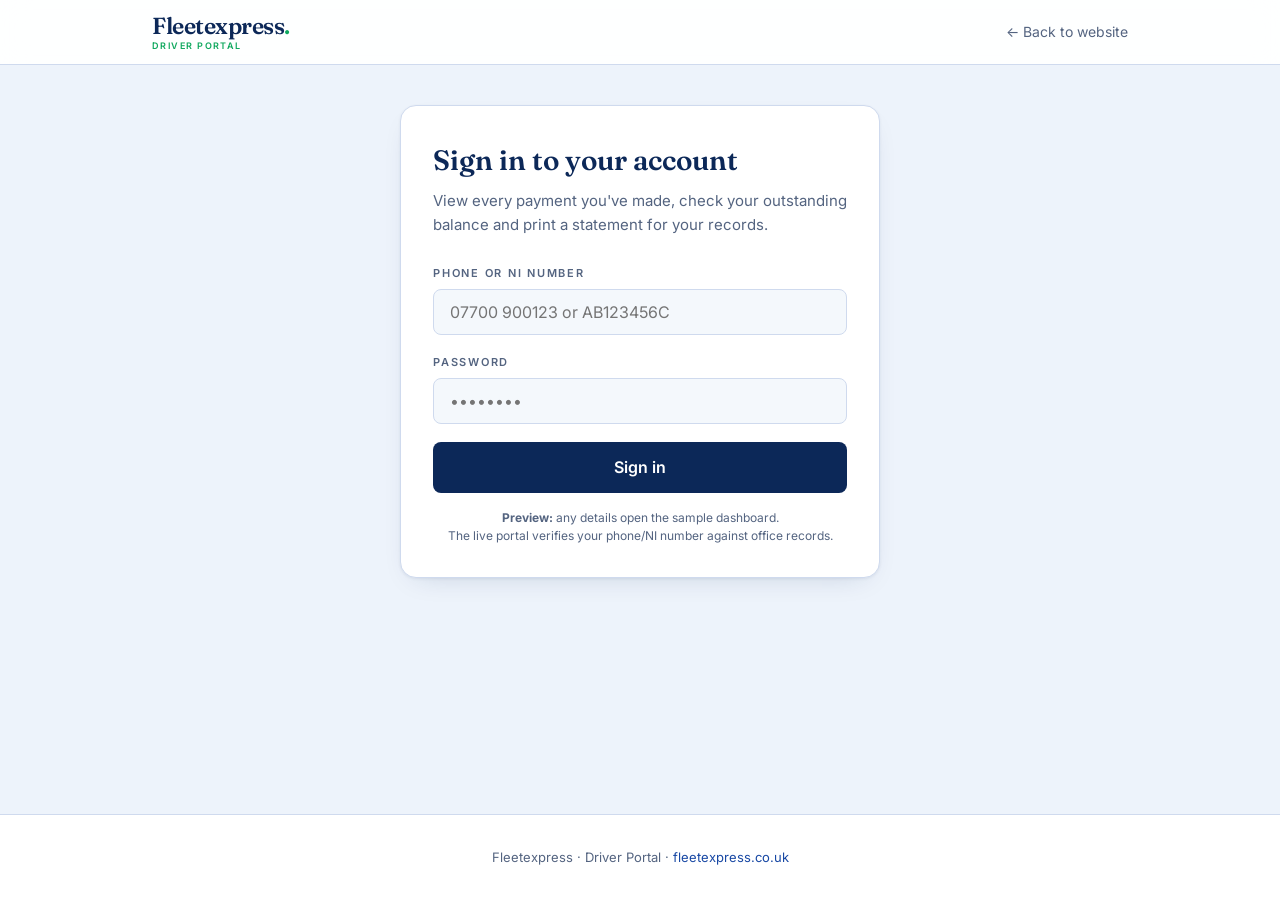
<file: portal/index.html>
<!DOCTYPE html>
<!-- =========================================================================
     Fleetexpress Driver Portal — STATIC CLIENT DEMO
     A self-contained, browser-only preview of the driver portal: login screen
     → dashboard with sample data. Runs anywhere (GitHub Pages, file://) with NO
     server and NO database — purely for showing the client what the portal
     looks like. The real, data-driven portal is the Flask app in /driver_portal.
========================================================================== -->
<html lang="en-GB">
<head>
<meta charset="UTF-8">
<meta name="viewport" content="width=device-width, initial-scale=1.0">
<title>Fleetexpress — Driver Portal (Preview)</title>
<link rel="preconnect" href="https://fonts.googleapis.com">
<link rel="preconnect" href="https://fonts.gstatic.com" crossorigin>
<link href="https://fonts.googleapis.com/css2?family=Inter:wght@400;500;600;700&family=Fraunces:opsz,wght@9..144,400;9..144,500;9..144,600;9..144,700&display=swap" rel="stylesheet">
<style>
:root{
  --navy:#0C2858;--navy-deep:#081E44;--royal:#1848A4;--accent:#0FA85E;--accent-hov:#0C9152;
  --accent-soft:#E0F5EC;--paper:#fff;--ice:#EDF3FB;--ice2:#DDE8F6;--line:#CFDAEE;
  --slate:#2B3A55;--muted:#546480;--danger:#C0392B;
  --font-sans:'Inter',system-ui,sans-serif;--font-serif:'Fraunces',Georgia,serif;
  --shadow-soft:0 1px 3px rgba(12,40,88,.07),0 10px 28px -16px rgba(12,40,88,.22);--r:1rem;
}
*,*::before,*::after{box-sizing:border-box;margin:0;padding:0}
body{font-family:var(--font-sans);background:var(--ice);color:var(--slate);line-height:1.6;-webkit-font-smoothing:antialiased;min-height:100vh;display:flex;flex-direction:column}
a{color:inherit;text-decoration:none}
button{cursor:pointer;font-family:inherit;border:none;background:none}
input{font-family:inherit;font-size:1rem}
ul{list-style:none}
.wrap{max-width:64rem;margin-inline:auto;padding-inline:1.5rem;width:100%}
.btn{display:inline-flex;align-items:center;justify-content:center;gap:.5rem;font-weight:600;border-radius:.5rem;font-size:.9375rem;padding:.7rem 1.4rem;transition:background .2s,color .2s,border-color .2s;border:1px solid transparent}
.btn-navy{background:var(--navy);color:#fff}.btn-navy:hover{background:var(--royal)}
.btn-accent{background:var(--accent);color:#fff}.btn-accent:hover{background:var(--accent-hov)}
.btn-ghost{border-color:var(--line);color:var(--navy);background:#fff}.btn-ghost:hover{background:var(--ice)}
.btn-sm{padding:.5rem 1rem;font-size:.8125rem}
.btn-block{width:100%;padding:.9rem;font-size:1rem}

/* nav */
.pnav{position:sticky;top:0;z-index:50;background:rgba(255,255,255,.93);backdrop-filter:blur(14px);-webkit-backdrop-filter:blur(14px);border-bottom:1px solid var(--line)}
.pnav-in{height:64px;display:flex;align-items:center;justify-content:space-between;gap:1rem}
.brand{display:flex;flex-direction:column;line-height:1;gap:.18rem}
.brand .logo{font-family:var(--font-serif);font-size:1.45rem;font-weight:600;color:var(--navy);letter-spacing:-.02em}
.brand .logo span{color:var(--accent)}
.brand .tag{font-size:.5625rem;font-weight:600;letter-spacing:.16em;text-transform:uppercase;color:var(--accent)}
.pnav-act{display:flex;align-items:center;gap:1rem}
.pnav-name{font-size:.875rem;font-weight:600;color:var(--navy);display:none}
@media(min-width:560px){.pnav-name{display:inline}}
.pnav-back{font-size:.875rem;color:var(--muted)}.pnav-back:hover{color:var(--navy)}

main{flex:1;padding-block:2.5rem}

/* preview ribbon */
.preview-note{background:var(--accent-soft);border:1px solid rgba(15,168,94,.25);color:#0C7644;border-radius:.6rem;padding:.7rem 1.1rem;font-size:.875rem;margin-bottom:1.5rem;display:flex;align-items:center;gap:.6rem}
.preview-tag{font-size:.625rem;font-weight:700;letter-spacing:.1em;text-transform:uppercase;background:var(--accent);color:#fff;padding:.2rem .5rem;border-radius:.25rem;white-space:nowrap}

.card{background:#fff;border:1px solid var(--line);border-radius:var(--r);box-shadow:var(--shadow-soft)}
.card-pad{padding:1.75rem}
.card-head{padding:1rem 1.5rem;border-bottom:1px solid var(--line);font-weight:600;color:var(--navy);display:flex;flex-wrap:wrap;align-items:center;justify-content:space-between;gap:.75rem}

/* login */
.auth-wrap{max-width:30rem;margin-inline:auto}
.auth-card{padding:2rem}
.auth-card h1{font-family:var(--font-serif);font-size:1.75rem;font-weight:600;color:var(--navy);margin-bottom:.4rem}
.auth-card .lead{color:var(--muted);font-size:.9375rem;margin-bottom:1.75rem}
.ff{display:flex;flex-direction:column;gap:.4rem;margin-bottom:1.15rem}
.ff label{font-size:.6875rem;text-transform:uppercase;letter-spacing:.16em;color:var(--muted);font-weight:600}
.ff input{width:100%;background:rgba(237,243,251,.6);border:1px solid var(--line);border-radius:.5rem;padding:.75rem 1rem;color:var(--navy);outline:none;transition:border-color .2s,background .2s}
.ff input:focus{border-color:var(--royal);background:#fff}
.form-note{font-size:.75rem;color:var(--muted);text-align:center;margin-top:1rem;line-height:1.5}

/* dashboard */
.page-head{margin-bottom:1.75rem}
.page-head h1{font-family:var(--font-serif);font-size:clamp(1.6rem,4vw,2.25rem);font-weight:600;color:var(--navy);line-height:1.15}
.page-head .sub{color:var(--muted);font-size:.9375rem;margin-top:.4rem}
.status-hero{text-align:center;padding:2.25rem 1.5rem;border-top:5px solid var(--accent)}
.status-pill{display:inline-block;padding:.35rem 1.3rem;border-radius:2rem;color:#fff;font-weight:700;letter-spacing:.12em;font-size:.8125rem;background:var(--accent)}
.hero-amount{font-family:var(--font-serif);font-size:clamp(2.4rem,8vw,3.25rem);font-weight:600;line-height:1.1;margin-top:1rem;color:var(--navy)}
.hero-caption{color:var(--muted);margin-top:.25rem}
.kpis{display:grid;grid-template-columns:repeat(2,1fr);gap:1rem;margin-block:1.5rem}
@media(min-width:768px){.kpis{grid-template-columns:repeat(4,1fr)}}
.kpi{background:#fff;border:1px solid var(--line);border-radius:.8rem;padding:1.25rem;box-shadow:var(--shadow-soft)}
.kpi-label{font-size:.6875rem;text-transform:uppercase;letter-spacing:.14em;color:var(--muted)}
.kpi-val{font-family:var(--font-serif);font-size:1.5rem;font-weight:600;color:var(--navy);margin-top:.35rem}
.kpi-val.good{color:var(--accent-hov)}
.detail-grid{display:grid;gap:1rem;margin-bottom:1.5rem}
@media(min-width:768px){.detail-grid{grid-template-columns:1fr 1fr}}
.detail-list{display:grid;grid-template-columns:auto 1fr;gap:.5rem 1.25rem;font-size:.9375rem}
.detail-list dt{color:var(--muted);font-weight:500}
.detail-list dd{color:var(--navy);font-weight:600;text-align:right}
.reg-plate{display:inline-block;background:#FFD400;color:#111;font-weight:800;letter-spacing:.06em;padding:.4rem .9rem;border-radius:.4rem;border:2px solid #111;font-size:1.25rem;margin-bottom:1rem}
.table-wrap{overflow-x:auto}
table{width:100%;border-collapse:collapse;font-size:.875rem;min-width:30rem}
thead th{text-align:left;font-size:.6875rem;text-transform:uppercase;letter-spacing:.14em;color:var(--muted);font-weight:600;padding:.75rem 1.5rem;border-bottom:1px solid var(--line)}
thead th.r{text-align:right}
tbody tr{border-bottom:1px solid rgba(207,218,238,.55)}
tbody tr:last-child{border-bottom:none}
tbody tr:hover{background:rgba(237,243,251,.45)}
tbody td{padding:.85rem 1.5rem}
tbody td.navy{color:var(--navy);font-weight:500}
tbody td.strong{text-align:right;color:var(--navy);font-weight:600}
tbody td.dim{text-align:right;color:var(--muted)}
.dash-foot{padding:1rem 1.5rem;font-size:.75rem;color:var(--muted);background:rgba(237,243,251,.5);border-top:1px solid var(--line)}
.hidden{display:none !important}
.pfooter{text-align:center;color:var(--muted);font-size:.8125rem;padding:2rem 1rem;border-top:1px solid var(--line);background:#fff}
</style>
</head>
<body>

<header class="pnav">
  <div class="wrap pnav-in">
    <a class="brand" href="../index.html" aria-label="Fleetexpress Driver Portal">
      <span class="logo">Fleetexpress<span>.</span></span>
      <span class="tag">Driver Portal</span>
    </a>
    <div class="pnav-act">
      <span class="pnav-name hidden" id="nav-name"></span>
      <button class="btn btn-ghost btn-sm hidden" id="logout-btn">Log out</button>
      <a class="pnav-back" id="back-link" href="../index.html">&larr; Back to website</a>
    </div>
  </div>
</header>

<main>
  <div class="wrap">

    <!-- ============ LOGIN VIEW ============ -->
    <section id="login-view" class="auth-wrap">
      <div class="card auth-card">
        <h1>Sign in to your account</h1>
        <p class="lead">View every payment you've made, check your outstanding
          balance and print a statement for your records.</p>
        <form id="login-form">
          <div class="ff">
            <label for="identifier">Phone or NI number</label>
            <input id="identifier" type="text" autocomplete="username" placeholder="07700 900123 or AB123456C">
          </div>
          <div class="ff">
            <label for="password">Password</label>
            <input id="password" type="password" autocomplete="current-password" placeholder="••••••••">
          </div>
          <button type="submit" class="btn btn-navy btn-block">Sign in</button>
          <p class="form-note"><strong>Preview:</strong> any details open the sample dashboard.<br>
            The live portal verifies your phone/NI number against office records.</p>
        </form>
      </div>
    </section>

    <!-- ============ DASHBOARD VIEW ============ -->
    <section id="dash-view" class="hidden">
      <div class="preview-note">
        <span class="preview-tag">Preview</span>
        <span>Sample data shown so you can see the layout. The live portal shows each driver's real records.</span>
      </div>

      <div class="page-head">
        <h1>Hello, <span id="d-name">James Carter</span></h1>
        <p class="sub">Here's where your rental account stands today.</p>
      </div>

      <div class="card status-hero">
        <span class="status-pill">PAID</span>
        <div class="hero-amount" id="d-rate">£180.00</div>
        <p class="hero-caption">This week's rent is fully paid. Thank you!</p>
      </div>

      <div class="kpis">
        <div class="kpi"><div class="kpi-label">Weekly rent</div><div class="kpi-val">£180.00</div></div>
        <div class="kpi"><div class="kpi-label">Paid this week</div><div class="kpi-val good">£180.00</div></div>
        <div class="kpi"><div class="kpi-label">Outstanding</div><div class="kpi-val good">£0.00</div></div>
        <div class="kpi"><div class="kpi-label">Payments on record</div><div class="kpi-val">6</div></div>
      </div>

      <div class="detail-grid">
        <div class="card">
          <div class="card-head">Your vehicle</div>
          <div class="card-pad">
            <div class="reg-plate">DE21 ABC</div>
            <dl class="detail-list">
              <dt>Make / model</dt><dd>Toyota Prius (2021)</dd>
              <dt>Colour</dt><dd>Silver</dd>
              <dt>Type</dt><dd>Hybrid</dd>
              <dt>Council plate</dt><dd>FX-1042</dd>
            </dl>
          </div>
        </div>
        <div class="card">
          <div class="card-head">This week &amp; next payment</div>
          <div class="card-pad">
            <dl class="detail-list">
              <dt>Current week</dt><dd>01 Jun – 07 Jun 2026</dd>
              <dt>Last payment</dt><dd>05 Jun 2026</dd>
              <dt>Next rent due</dt><dd>08 Jun 2026</dd>
              <dt>Rental started</dt><dd>01 Feb 2026</dd>
            </dl>
          </div>
        </div>
      </div>

      <div class="card" style="margin-bottom:1.5rem">
        <div class="card-head">
          <span>Recent payments</span>
          <div style="display:flex;gap:.5rem">
            <button class="btn btn-ghost btn-sm" id="print-btn">Print statement</button>
          </div>
        </div>
        <div class="table-wrap">
          <table>
            <thead><tr>
              <th scope="col">Date</th>
              <th scope="col">Method</th>
              <th scope="col" class="r">Amount</th>
              <th scope="col" class="r">Balance</th>
            </tr></thead>
            <tbody id="pay-body"></tbody>
          </table>
        </div>
        <div class="dash-foot">Sample data shown for preview. The live portal lists each driver's actual payments.</div>
      </div>
    </section>

  </div>
</main>

<footer class="pfooter">
  Fleetexpress &middot; Driver Portal &middot; <a href="../index.html" style="color:var(--royal)">fleetexpress.co.uk</a>
</footer>

<script>
/* ── Demo data ─────────────────────────────────────── */
const DEMO={
  name:"James Carter", ref:"FX-1042", vehicle:"Toyota Prius — DE21 ABC · Hybrid · £180/week",
  payments:[
    {date:"05 Jun 2026",method:"Card",amount:"£180.00",balance:"£0.00"},
    {date:"29 May 2026",method:"Bank transfer",amount:"£180.00",balance:"£0.00"},
    {date:"22 May 2026",method:"Card",amount:"£180.00",balance:"£0.00"},
    {date:"15 May 2026",method:"Cash",amount:"£180.00",balance:"£0.00"},
    {date:"08 May 2026",method:"Card",amount:"£180.00",balance:"£0.00"},
    {date:"01 May 2026",method:"Card",amount:"£360.00",balance:"£0.00",note:"Incl. £180 deposit"},
  ],
};

const $=id=>document.getElementById(id);

/* Fill the payments table */
$("pay-body").innerHTML=DEMO.payments.map(p=>`
  <tr>
    <td class="navy">${p.date}</td>
    <td>${p.method}${p.note?` · ${p.note}`:''}</td>
    <td class="strong">${p.amount}</td>
    <td class="dim">${p.balance}</td>
  </tr>`).join('');

/* ── Login → dashboard ─────────────────────────────── */
$("login-form").addEventListener("submit",e=>{
  e.preventDefault();
  $("login-view").classList.add("hidden");
  $("dash-view").classList.remove("hidden");
  $("nav-name").textContent=DEMO.name;
  $("nav-name").classList.remove("hidden");
  $("logout-btn").classList.remove("hidden");
  $("back-link").classList.add("hidden");
  window.scrollTo(0,0);
});

$("logout-btn").addEventListener("click",()=>{
  $("dash-view").classList.add("hidden");
  $("login-view").classList.remove("hidden");
  $("nav-name").classList.add("hidden");
  $("logout-btn").classList.add("hidden");
  $("back-link").classList.remove("hidden");
  $("login-form").reset();
});

/* ── Printable statement ───────────────────────────── */
$("print-btn").addEventListener("click",()=>{
  const rows=DEMO.payments.map(p=>`<tr><td>${p.date}</td><td>${p.method}${p.note?` (${p.note})`:''}</td><td style="text-align:right">${p.amount}</td><td style="text-align:right">${p.balance}</td></tr>`).join('');
  const html=`<!doctype html><html><head><title>Statement — ${DEMO.name}</title>
<style>body{font-family:Arial,sans-serif;color:#2B3A55;padding:40px;max-width:720px;margin:auto}
h1{font-family:Georgia,serif;color:#0C2858;margin:0 0 2px}.m{color:#546480;font-size:13px}
table{width:100%;border-collapse:collapse;margin-top:24px;font-size:14px}
th{text-align:left;border-bottom:2px solid #0C2858;padding:8px 6px;color:#0C2858;text-transform:uppercase;letter-spacing:.08em;font-size:11px}
td{padding:9px 6px;border-bottom:1px solid #DDE8F6}
.hd{display:flex;justify-content:space-between;border-bottom:1px solid #DDE8F6;padding-bottom:16px}
.br{font-family:Georgia,serif;font-size:22px;color:#0C2858;font-weight:600}</style></head>
<body><div class="hd"><div><div class="br">Fleetexpress.</div><div class="m">Petrol &amp; hybrid private hire · Derby</div></div>
<div style="text-align:right" class="m">Statement generated<br>${new Date().toLocaleDateString('en-GB',{day:'2-digit',month:'short',year:'numeric'})}</div></div>
<h1>${DEMO.name}</h1><div class="m">Driver ref ${DEMO.ref} · ${DEMO.vehicle}</div>
<table><thead><tr><th>Date</th><th>Method</th><th style="text-align:right">Amount</th><th style="text-align:right">Balance</th></tr></thead>
<tbody>${rows}</tbody></table>
<p class="m" style="margin-top:28px">Outstanding: <strong style="color:#0C2858">£0.00</strong>. Preview statement — sample data only.</p>
</body></html>`;
  const w=window.open('','_blank','width=820,height=920');
  if(!w){alert('Allow pop-ups to print your statement.');return;}
  w.document.write(html);w.document.close();w.focus();setTimeout(()=>w.print(),300);
});
</script>
</body>
</html>
</file>
